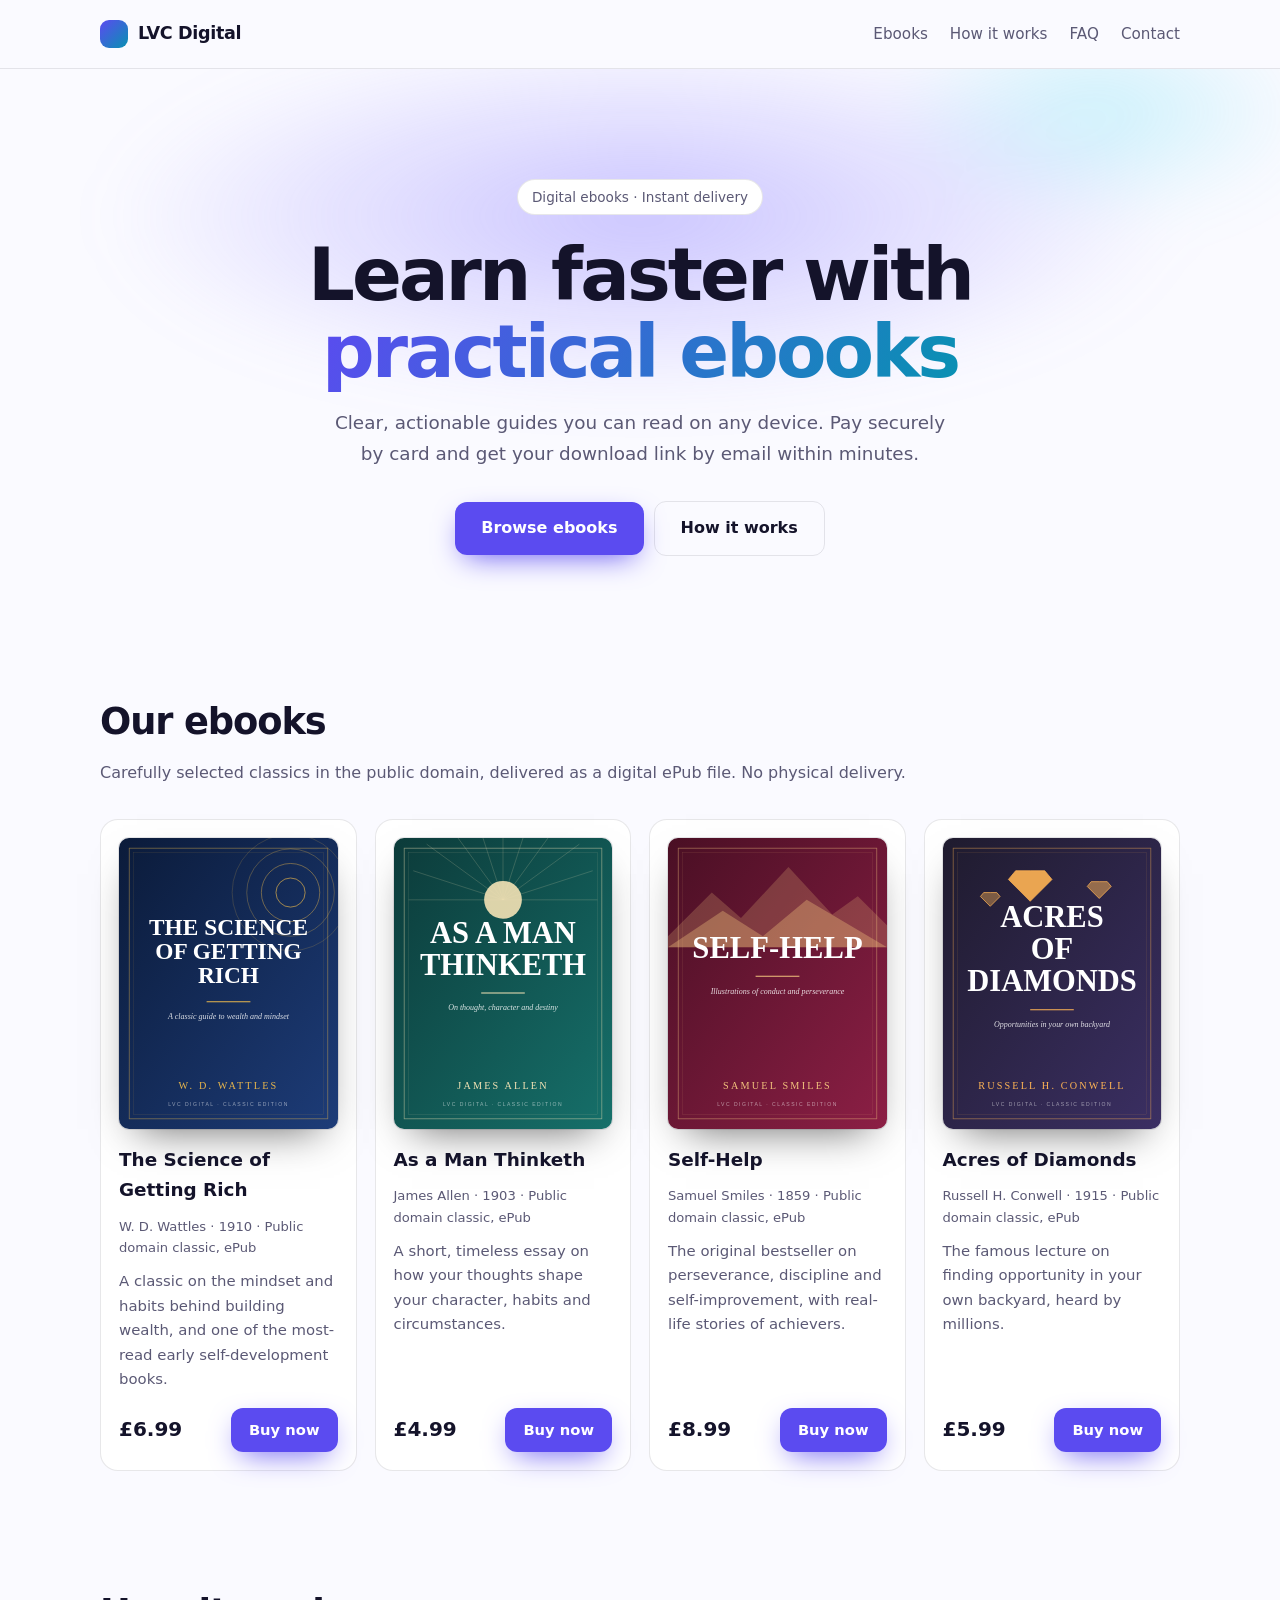
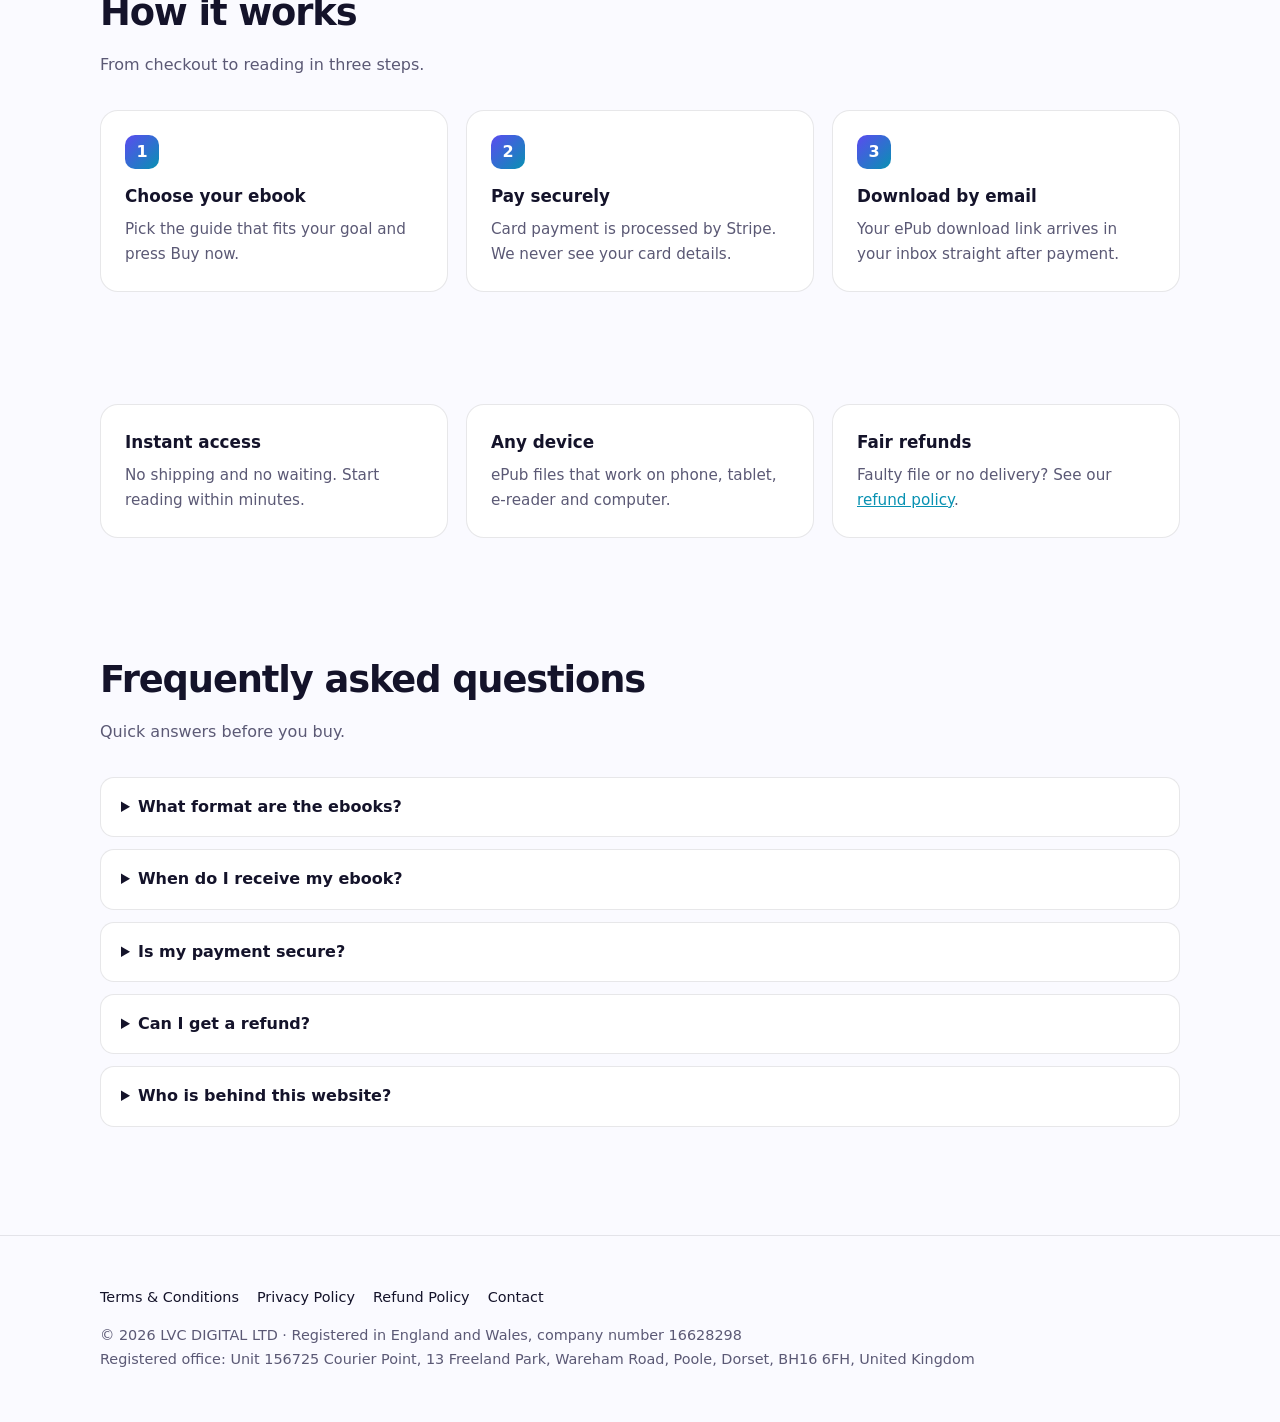
<file: index.html>
<!doctype html>
<html lang="en">
<head>
<meta charset="utf-8">
<meta name="viewport" content="width=device-width,initial-scale=1">
<title>LVC Digital – Digital Ebooks</title>
<meta name="description" content="Practical digital ebooks from LVC DIGITAL LTD. Secure card payment, instant download link by email.">
<meta property="og:title" content="LVC Digital – Digital Ebooks">
<meta property="og:description" content="Practical digital ebooks, delivered instantly by email.">
<link rel="icon" href="favicon.svg" type="image/svg+xml">
<link rel="stylesheet" href="style.css?v=4">
</head>
<body>
<header class="site"><div class="wrap">
  <a class="logo" href="index.html"><i></i>LVC Digital</a>
  <nav><a href="#ebooks">Ebooks</a><a href="#how">How it works</a><a href="#faq">FAQ</a><a href="contact.html">Contact</a></nav>
</div></header>

<main>
  <section class="hero"><div class="wrap">
    <span class="pill">Digital ebooks · Instant delivery</span>
    <h1>Learn faster with <span>practical ebooks</span></h1>
    <p class="lead">Clear, actionable guides you can read on any device. Pay securely by card and get your download link by email within minutes.</p>
    <a class="btn" href="#ebooks">Browse ebooks</a><a class="btn ghost" href="#how">How it works</a>
  </div></section>

  <section id="ebooks"><div class="wrap">
    <h2 class="title">Our ebooks</h2>
    <p class="sub">Carefully selected classics in the public domain, delivered as a digital ePub file. No physical delivery.</p>
    <div class="grid">
      <article class="card">
        <img class="cover-img" src="covers/science-of-getting-rich.svg" alt="Cover of The Science of Getting Rich" width="600" height="800" loading="lazy">
        <h3>The Science of Getting Rich</h3>
        <small class="by">W. D. Wattles · 1910 · Public domain classic, ePub</small>
        <p>A classic on the mindset and habits behind building wealth, and one of the most-read early self-development books.</p>
        <div class="row"><span class="price">£6.99</span><a class="btn" href="https://buy.stripe.com/3cI14n2LP23g0SPdcBfUQ00" rel="noopener">Buy now</a></div>
      </article>
      <article class="card">
        <img class="cover-img" src="covers/as-a-man-thinketh.svg" alt="Cover of As a Man Thinketh" width="600" height="800" loading="lazy">
        <h3>As a Man Thinketh</h3>
        <small class="by">James Allen · 1903 · Public domain classic, ePub</small>
        <p>A short, timeless essay on how your thoughts shape your character, habits and circumstances.</p>
        <div class="row"><span class="price">£4.99</span><a class="btn" href="https://buy.stripe.com/dRm5kD7250Zcatp3C1fUQ01" rel="noopener">Buy now</a></div>
      </article>
      <article class="card">
        <img class="cover-img" src="covers/self-help.svg" alt="Cover of Self-Help" width="600" height="800" loading="lazy">
        <h3>Self-Help</h3>
        <small class="by">Samuel Smiles · 1859 · Public domain classic, ePub</small>
        <p>The original bestseller on perseverance, discipline and self-improvement, with real-life stories of achievers.</p>
        <div class="row"><span class="price">£8.99</span><a class="btn" href="https://buy.stripe.com/00w7sLfyB23gfNJc8xfUQ02" rel="noopener">Buy now</a></div>
      </article>
      <article class="card">
        <img class="cover-img" src="covers/acres-of-diamonds.svg" alt="Cover of Acres of Diamonds" width="600" height="800" loading="lazy">
        <h3>Acres of Diamonds</h3>
        <small class="by">Russell H. Conwell · 1915 · Public domain classic, ePub</small>
        <p>The famous lecture on finding opportunity in your own backyard, heard by millions.</p>
        <div class="row"><span class="price">£5.99</span><a class="btn" href="https://buy.stripe.com/00w7sL0DH5fs5955K9fUQ03" rel="noopener">Buy now</a></div>
      </article>
    </div>
  </div></section>

  <section id="how"><div class="wrap">
    <h2 class="title">How it works</h2>
    <p class="sub">From checkout to reading in three steps.</p>
    <div class="steps">
      <div class="box"><div class="num">1</div><b>Choose your ebook</b><p>Pick the guide that fits your goal and press Buy now.</p></div>
      <div class="box"><div class="num">2</div><b>Pay securely</b><p>Card payment is processed by Stripe. We never see your card details.</p></div>
      <div class="box"><div class="num">3</div><b>Download by email</b><p>Your ePub download link arrives in your inbox straight after payment.</p></div>
    </div>
  </div></section>

  <section><div class="wrap">
    <div class="feats">
      <div class="box"><b>Instant access</b><p>No shipping and no waiting. Start reading within minutes.</p></div>
      <div class="box"><b>Any device</b><p>ePub files that work on phone, tablet, e-reader and computer.</p></div>
      <div class="box"><b>Fair refunds</b><p>Faulty file or no delivery? See our <a href="refunds.html">refund policy</a>.</p></div>
    </div>
  </div></section>

  <section id="faq"><div class="wrap">
    <h2 class="title">Frequently asked questions</h2>
    <p class="sub">Quick answers before you buy.</p>
    <details><summary>What format are the ebooks?</summary><p>ePub, readable on phones, tablets, e-readers and in free reading apps. Our current titles are public domain classics.</p></details>
    <details><summary>When do I receive my ebook?</summary><p>A download link is emailed to you right after payment is confirmed, normally within minutes. Check your spam folder if you do not see it.</p></details>
    <details><summary>Is my payment secure?</summary><p>Yes. Payments are processed by Stripe. Your card details are never stored on this website.</p></details>
    <details><summary>Can I get a refund?</summary><p>Because ebooks are delivered instantly, refunds are offered for faulty files, non-delivery or duplicate charges. Read the full <a href="refunds.html">Refund Policy</a>.</p></details>
    <details><summary>Who is behind this website?</summary><p>LVC DIGITAL LTD, a company registered in England and Wales (no. 16628298). Details are on the <a href="contact.html">contact page</a>.</p></details>
  </div></section>
</main>

<footer class="site"><div class="wrap">
  <p><a href="terms.html">Terms &amp; Conditions</a><a href="privacy.html">Privacy Policy</a><a href="refunds.html">Refund Policy</a><a href="contact.html">Contact</a></p>
  <p>© 2026 LVC DIGITAL LTD · Registered in England and Wales, company number 16628298<br>
  Registered office: Unit 156725 Courier Point, 13 Freeland Park, Wareham Road, Poole, Dorset, BH16 6FH, United Kingdom</p>
</div></footer>
</body>
</html>
</file>
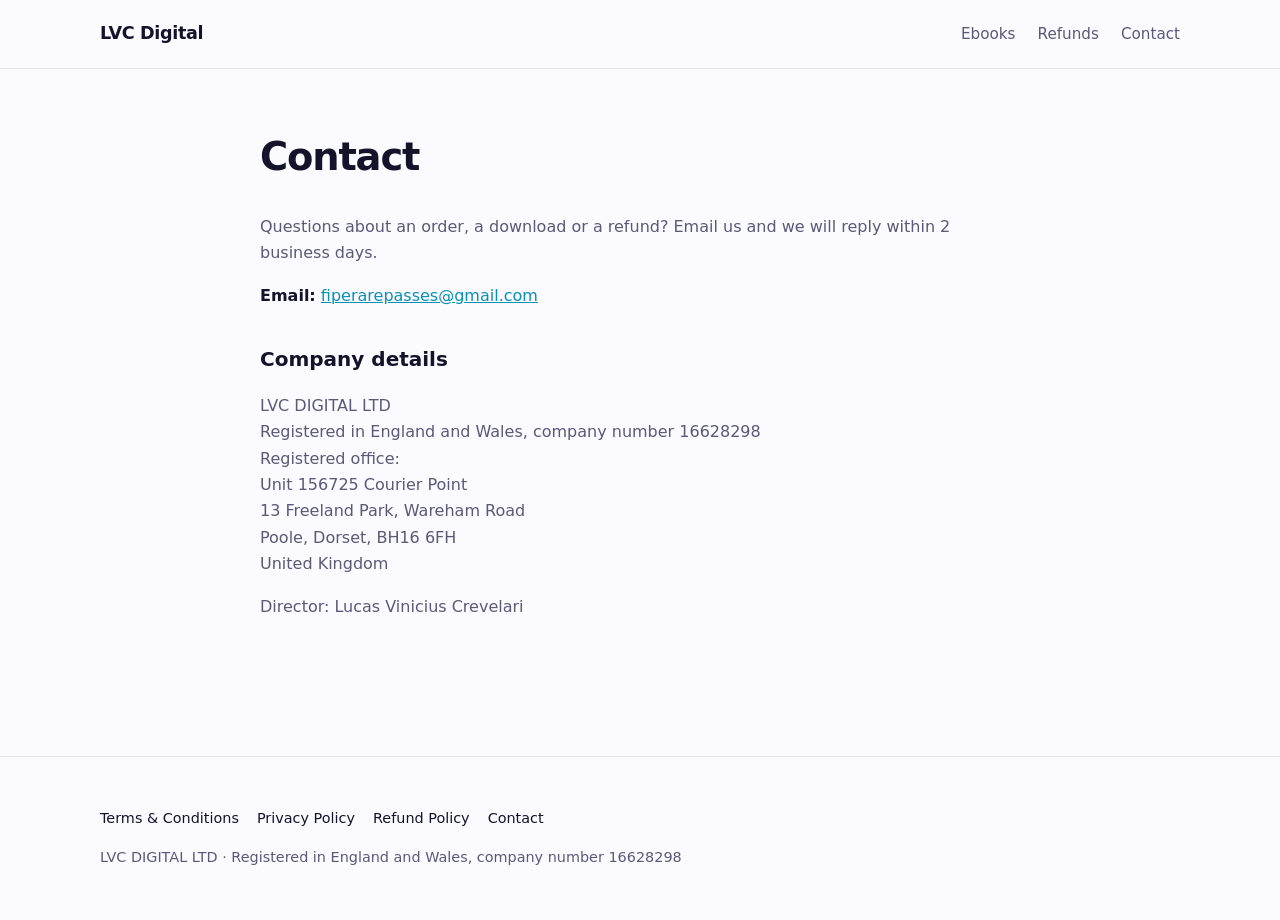
<file: contact.html>
<!doctype html>
<html lang="en">
<head>
<meta charset="utf-8">
<meta name="viewport" content="width=device-width,initial-scale=1">
<title>Contact – LVC Digital</title>
<link rel="stylesheet" href="style.css?v=4">
</head>
<body>
<header class="site"><div class="wrap">
  <a class="logo" href="index.html">LVC Digital</a>
  <nav><a href="index.html#ebooks">Ebooks</a><a href="refunds.html">Refunds</a><a href="contact.html">Contact</a></nav>
</div></header>
<main class="wrap doc">
<h1>Contact</h1>
<p>Questions about an order, a download or a refund? Email us and we will reply within 2 business days.</p>
<p><strong>Email:</strong> <a href="mailto:fiperarepasses@gmail.com">fiperarepasses@gmail.com</a></p>

<h2>Company details</h2>
<p>LVC DIGITAL LTD<br>
Registered in England and Wales, company number 16628298<br>
Registered office:<br>
Unit 156725 Courier Point<br>
13 Freeland Park, Wareham Road<br>
Poole, Dorset, BH16 6FH<br>
United Kingdom</p>
<p>Director: Lucas Vinicius Crevelari</p>
</main>
<footer class="site"><div class="wrap">
  <p><a href="terms.html">Terms &amp; Conditions</a><a href="privacy.html">Privacy Policy</a><a href="refunds.html">Refund Policy</a><a href="contact.html">Contact</a></p>
  <p>LVC DIGITAL LTD · Registered in England and Wales, company number 16628298</p>
</div></footer>
</body>
</html>
</file>
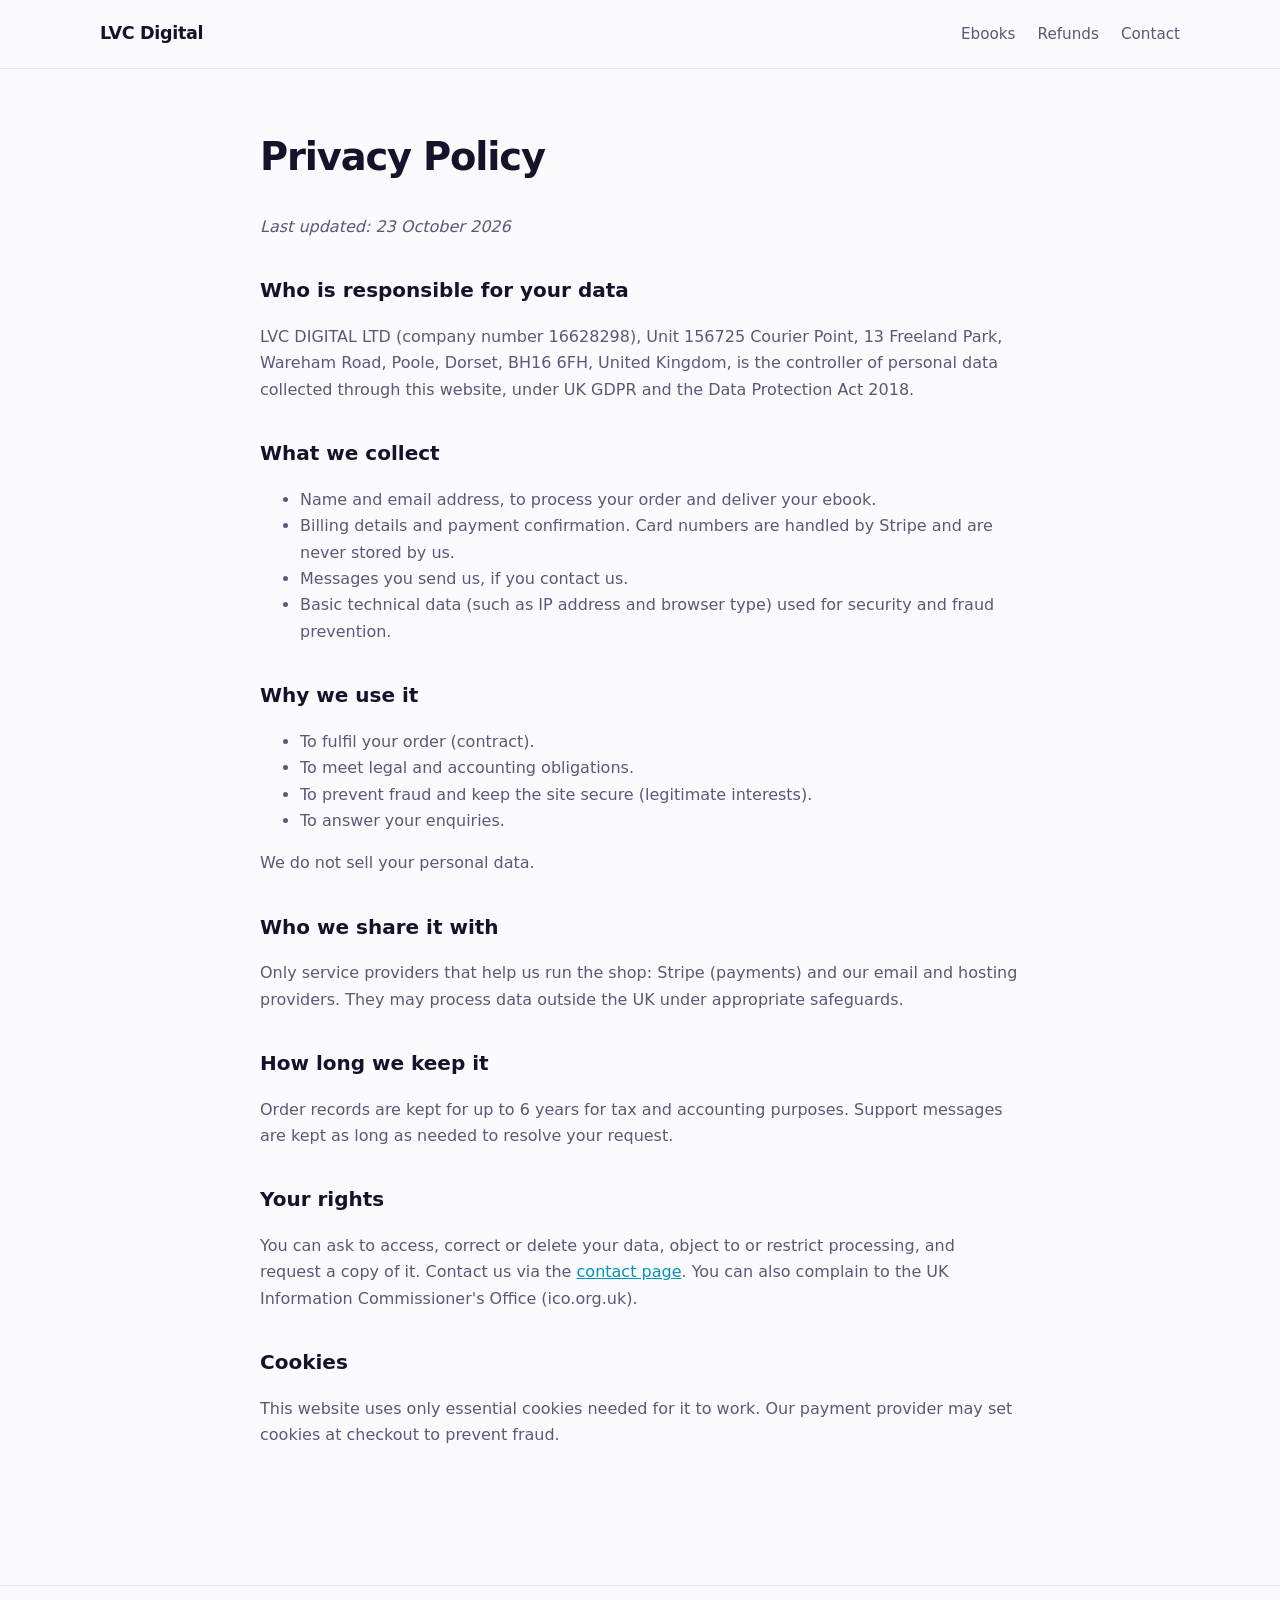
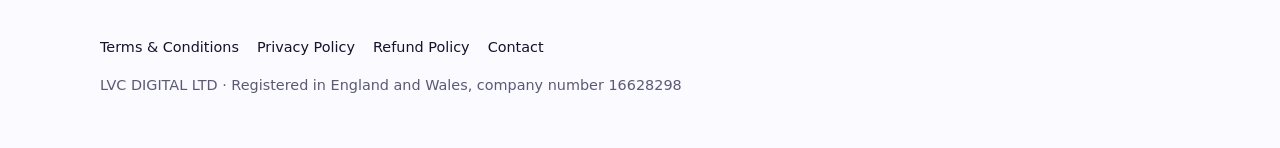
<file: privacy.html>
<!doctype html>
<html lang="en">
<head>
<meta charset="utf-8">
<meta name="viewport" content="width=device-width,initial-scale=1">
<title>Privacy Policy – LVC Digital</title>
<link rel="stylesheet" href="style.css?v=4">
</head>
<body>
<header class="site"><div class="wrap">
  <a class="logo" href="index.html">LVC Digital</a>
  <nav><a href="index.html#ebooks">Ebooks</a><a href="refunds.html">Refunds</a><a href="contact.html">Contact</a></nav>
</div></header>
<main class="wrap doc">
<h1>Privacy Policy</h1>
<p><em>Last updated: 23 October 2026</em></p>

<h2>Who is responsible for your data</h2>
<p>LVC DIGITAL LTD (company number 16628298), Unit 156725 Courier Point, 13 Freeland Park, Wareham Road, Poole, Dorset, BH16 6FH, United Kingdom, is the controller of personal data collected through this website, under UK GDPR and the Data Protection Act 2018.</p>

<h2>What we collect</h2>
<ul>
<li>Name and email address, to process your order and deliver your ebook.</li>
<li>Billing details and payment confirmation. Card numbers are handled by Stripe and are never stored by us.</li>
<li>Messages you send us, if you contact us.</li>
<li>Basic technical data (such as IP address and browser type) used for security and fraud prevention.</li>
</ul>

<h2>Why we use it</h2>
<ul>
<li>To fulfil your order (contract).</li>
<li>To meet legal and accounting obligations.</li>
<li>To prevent fraud and keep the site secure (legitimate interests).</li>
<li>To answer your enquiries.</li>
</ul>
<p>We do not sell your personal data.</p>

<h2>Who we share it with</h2>
<p>Only service providers that help us run the shop: Stripe (payments) and our email and hosting providers. They may process data outside the UK under appropriate safeguards.</p>

<h2>How long we keep it</h2>
<p>Order records are kept for up to 6 years for tax and accounting purposes. Support messages are kept as long as needed to resolve your request.</p>

<h2>Your rights</h2>
<p>You can ask to access, correct or delete your data, object to or restrict processing, and request a copy of it. Contact us via the <a href="contact.html">contact page</a>. You can also complain to the UK Information Commissioner's Office (ico.org.uk).</p>

<h2>Cookies</h2>
<p>This website uses only essential cookies needed for it to work. Our payment provider may set cookies at checkout to prevent fraud.</p>
</main>
<footer class="site"><div class="wrap">
  <p><a href="terms.html">Terms &amp; Conditions</a><a href="privacy.html">Privacy Policy</a><a href="refunds.html">Refund Policy</a><a href="contact.html">Contact</a></p>
  <p>LVC DIGITAL LTD · Registered in England and Wales, company number 16628298</p>
</div></footer>
</body>
</html>
</file>
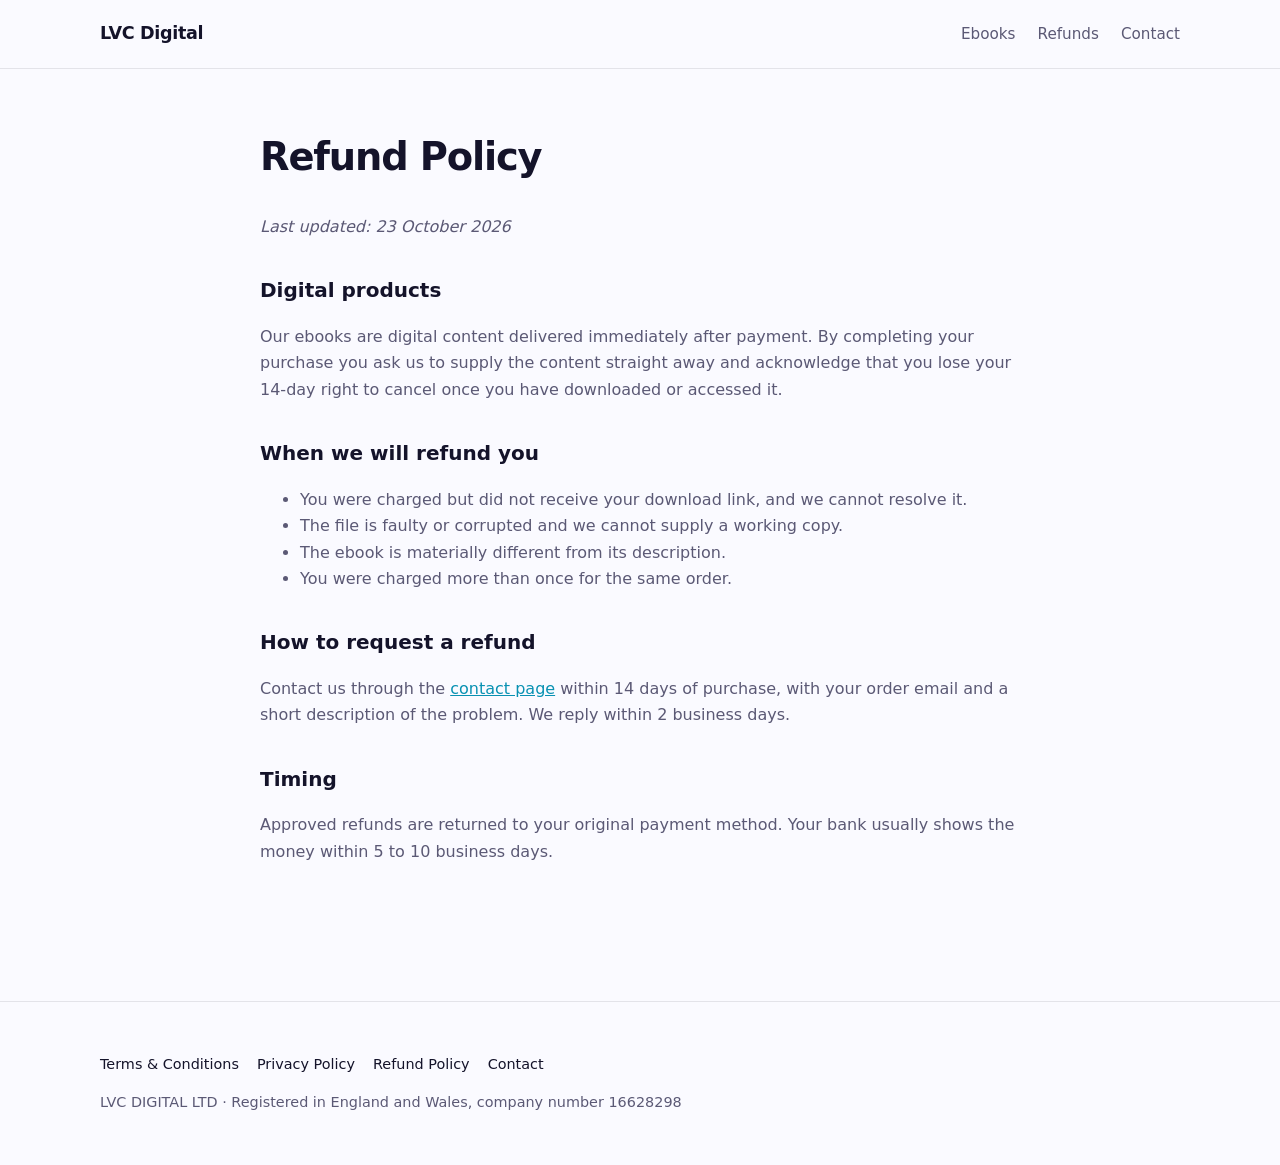
<file: refunds.html>
<!doctype html>
<html lang="en">
<head>
<meta charset="utf-8">
<meta name="viewport" content="width=device-width,initial-scale=1">
<title>Refund Policy – LVC Digital</title>
<link rel="stylesheet" href="style.css?v=4">
</head>
<body>
<header class="site"><div class="wrap">
  <a class="logo" href="index.html">LVC Digital</a>
  <nav><a href="index.html#ebooks">Ebooks</a><a href="refunds.html">Refunds</a><a href="contact.html">Contact</a></nav>
</div></header>
<main class="wrap doc">
<h1>Refund Policy</h1>
<p><em>Last updated: 23 October 2026</em></p>

<h2>Digital products</h2>
<p>Our ebooks are digital content delivered immediately after payment. By completing your purchase you ask us to supply the content straight away and acknowledge that you lose your 14-day right to cancel once you have downloaded or accessed it.</p>

<h2>When we will refund you</h2>
<ul>
<li>You were charged but did not receive your download link, and we cannot resolve it.</li>
<li>The file is faulty or corrupted and we cannot supply a working copy.</li>
<li>The ebook is materially different from its description.</li>
<li>You were charged more than once for the same order.</li>
</ul>

<h2>How to request a refund</h2>
<p>Contact us through the <a href="contact.html">contact page</a> within 14 days of purchase, with your order email and a short description of the problem. We reply within 2 business days.</p>

<h2>Timing</h2>
<p>Approved refunds are returned to your original payment method. Your bank usually shows the money within 5 to 10 business days.</p>
</main>
<footer class="site"><div class="wrap">
  <p><a href="terms.html">Terms &amp; Conditions</a><a href="privacy.html">Privacy Policy</a><a href="refunds.html">Refund Policy</a><a href="contact.html">Contact</a></p>
  <p>LVC DIGITAL LTD · Registered in England and Wales, company number 16628298</p>
</div></footer>
</body>
</html>
</file>
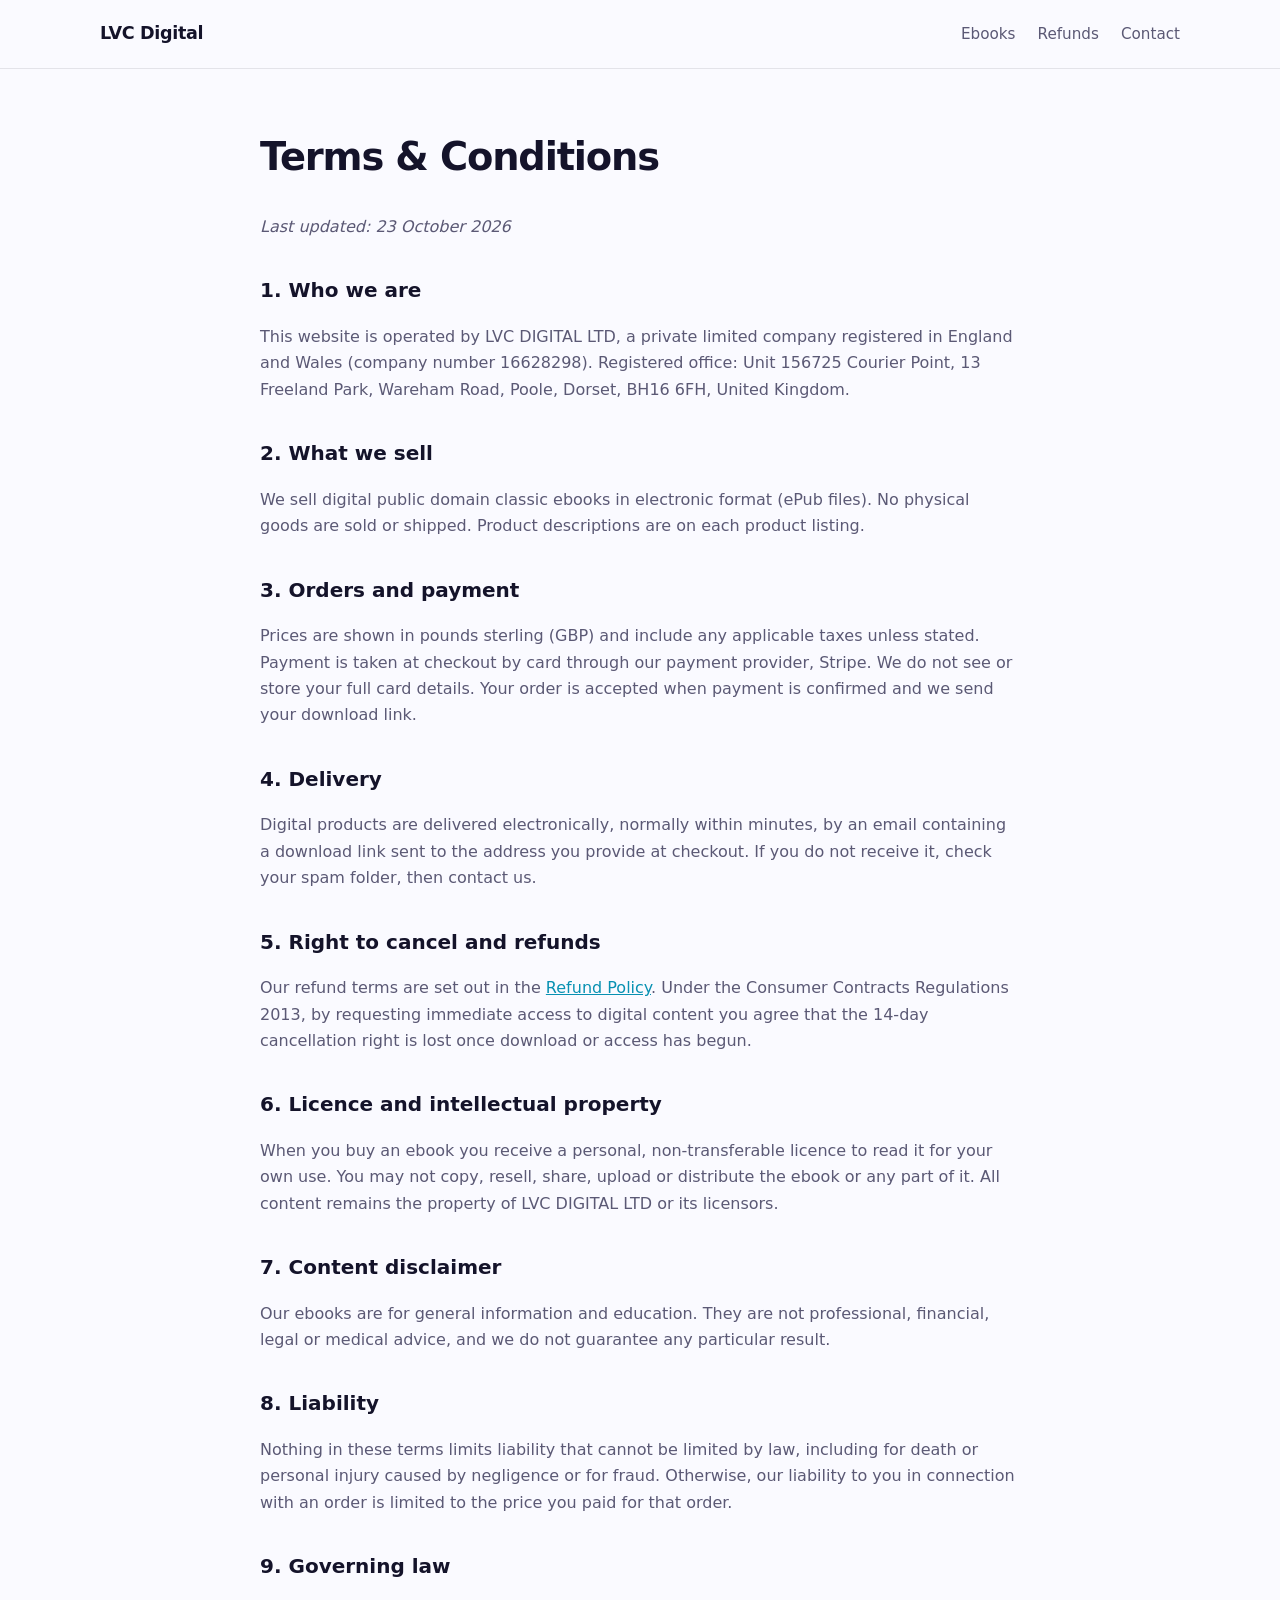
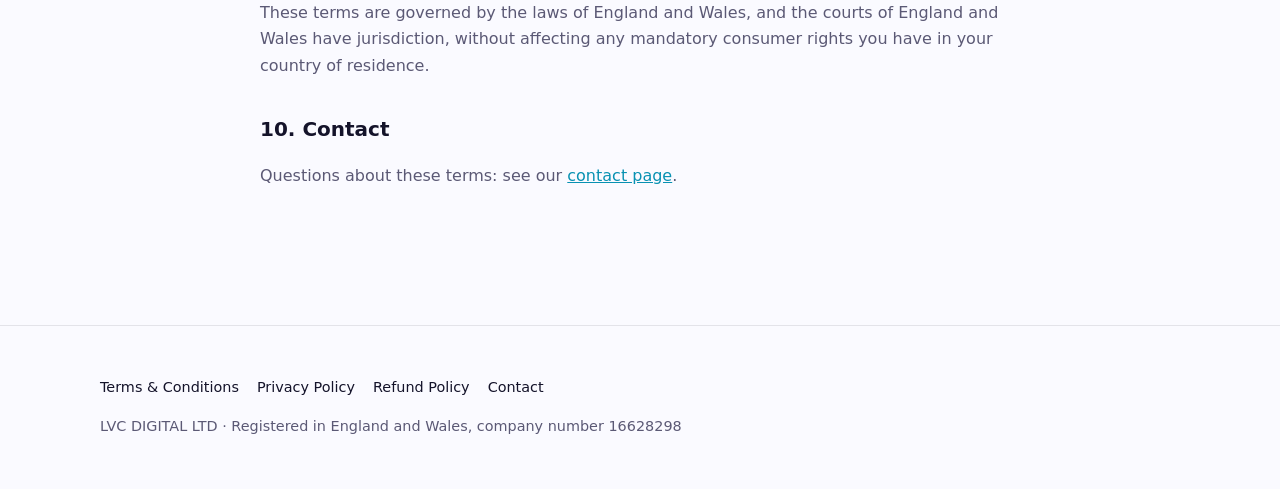
<file: terms.html>
<!doctype html>
<html lang="en">
<head>
<meta charset="utf-8">
<meta name="viewport" content="width=device-width,initial-scale=1">
<title>Terms &amp; Conditions – LVC Digital</title>
<link rel="stylesheet" href="style.css?v=4">
</head>
<body>
<header class="site"><div class="wrap">
  <a class="logo" href="index.html">LVC Digital</a>
  <nav><a href="index.html#ebooks">Ebooks</a><a href="refunds.html">Refunds</a><a href="contact.html">Contact</a></nav>
</div></header>
<main class="wrap doc">
<h1>Terms &amp; Conditions</h1>
<p><em>Last updated: 23 October 2026</em></p>

<h2>1. Who we are</h2>
<p>This website is operated by LVC DIGITAL LTD, a private limited company registered in England and Wales (company number 16628298). Registered office: Unit 156725 Courier Point, 13 Freeland Park, Wareham Road, Poole, Dorset, BH16 6FH, United Kingdom.</p>

<h2>2. What we sell</h2>
<p>We sell digital public domain classic ebooks in electronic format (ePub files). No physical goods are sold or shipped. Product descriptions are on each product listing.</p>

<h2>3. Orders and payment</h2>
<p>Prices are shown in pounds sterling (GBP) and include any applicable taxes unless stated. Payment is taken at checkout by card through our payment provider, Stripe. We do not see or store your full card details. Your order is accepted when payment is confirmed and we send your download link.</p>

<h2>4. Delivery</h2>
<p>Digital products are delivered electronically, normally within minutes, by an email containing a download link sent to the address you provide at checkout. If you do not receive it, check your spam folder, then contact us.</p>

<h2>5. Right to cancel and refunds</h2>
<p>Our refund terms are set out in the <a href="refunds.html">Refund Policy</a>. Under the Consumer Contracts Regulations 2013, by requesting immediate access to digital content you agree that the 14-day cancellation right is lost once download or access has begun.</p>

<h2>6. Licence and intellectual property</h2>
<p>When you buy an ebook you receive a personal, non-transferable licence to read it for your own use. You may not copy, resell, share, upload or distribute the ebook or any part of it. All content remains the property of LVC DIGITAL LTD or its licensors.</p>

<h2>7. Content disclaimer</h2>
<p>Our ebooks are for general information and education. They are not professional, financial, legal or medical advice, and we do not guarantee any particular result.</p>

<h2>8. Liability</h2>
<p>Nothing in these terms limits liability that cannot be limited by law, including for death or personal injury caused by negligence or for fraud. Otherwise, our liability to you in connection with an order is limited to the price you paid for that order.</p>

<h2>9. Governing law</h2>
<p>These terms are governed by the laws of England and Wales, and the courts of England and Wales have jurisdiction, without affecting any mandatory consumer rights you have in your country of residence.</p>

<h2>10. Contact</h2>
<p>Questions about these terms: see our <a href="contact.html">contact page</a>.</p>
</main>
<footer class="site"><div class="wrap">
  <p><a href="terms.html">Terms &amp; Conditions</a><a href="privacy.html">Privacy Policy</a><a href="refunds.html">Refund Policy</a><a href="contact.html">Contact</a></p>
  <p>LVC DIGITAL LTD · Registered in England and Wales, company number 16628298</p>
</div></footer>
</body>
</html>
</file>
<file: style.css>
:root{
  --bg:#07070d;--bg2:#0e0e1a;--ink:#f4f3fb;--muted:#a3a1b8;--line:rgba(255,255,255,.09);
  --card:rgba(255,255,255,.04);--brand:#7c6cff;--brand2:#22d3ee;--radius:18px;
}
@media (prefers-color-scheme:light){
  :root{--bg:#fafaff;--bg2:#f0efff;--ink:#14132a;--muted:#5b5975;--line:rgba(20,19,42,.1);--card:#fff;--brand:#5b4bf0;--brand2:#0891b2}
}
*{box-sizing:border-box}
html{scroll-behavior:smooth}
body{margin:0;font:16px/1.65 ui-sans-serif,system-ui,-apple-system,"Segoe UI",Roboto,Helvetica,Arial,sans-serif;background:var(--bg);color:var(--ink);-webkit-font-smoothing:antialiased}
a{color:var(--brand2)}
.wrap{max-width:1120px;margin:0 auto;padding:0 20px}

/* header */
header.site{position:sticky;top:0;z-index:10;backdrop-filter:blur(14px);background:color-mix(in srgb,var(--bg) 72%,transparent);border-bottom:1px solid var(--line)}
header.site .wrap{display:flex;align-items:center;justify-content:space-between;height:68px}
.logo{display:flex;align-items:center;gap:10px;font-weight:800;letter-spacing:-.02em;font-size:1.1rem;color:var(--ink);text-decoration:none}
.logo i{width:28px;height:28px;border-radius:9px;background:linear-gradient(135deg,var(--brand),var(--brand2));display:block}
nav a{margin-left:22px;text-decoration:none;color:var(--muted);font-size:.95rem;transition:color .2s}
nav a:hover{color:var(--ink)}

/* hero */
.hero{position:relative;padding:110px 0 80px;text-align:center;overflow:hidden}
.hero::before{content:"";position:absolute;inset:-20% -10% auto;height:520px;background:radial-gradient(closest-side,rgba(124,108,255,.38),transparent 70%),radial-gradient(closest-side at 80% 30%,rgba(34,211,238,.22),transparent 70%);filter:blur(30px);z-index:-1}
.pill{display:inline-block;padding:6px 14px;border:1px solid var(--line);border-radius:999px;color:var(--muted);font-size:.85rem;background:var(--card)}
.hero h1{font-size:clamp(2.4rem,6.5vw,4.6rem);line-height:1.04;letter-spacing:-.04em;margin:22px auto 18px;max-width:16ch}
.hero h1 span{background:linear-gradient(120deg,var(--brand),var(--brand2));-webkit-background-clip:text;background-clip:text;color:transparent}
.hero p.lead{color:var(--muted);font-size:1.15rem;max-width:54ch;margin:0 auto 32px}
.btn{display:inline-block;background:linear-gradient(135deg,var(--brand),#5b4bf0);color:#fff;padding:13px 26px;border-radius:12px;text-decoration:none;font-weight:650;box-shadow:0 10px 30px -10px var(--brand);transition:transform .15s,box-shadow .15s}
.btn:hover{transform:translateY(-2px);box-shadow:0 16px 36px -10px var(--brand)}
.btn.ghost{background:transparent;border:1px solid var(--line);box-shadow:none;color:var(--ink);margin-left:10px}

/* sections */
section{padding:56px 0}
h2.title{font-size:clamp(1.6rem,3.4vw,2.3rem);letter-spacing:-.03em;margin:0 0 8px}
.sub{color:var(--muted);margin:0 0 32px}
.steps,.feats{display:grid;grid-template-columns:repeat(auto-fit,minmax(240px,1fr));gap:18px}
.box{background:var(--card);border:1px solid var(--line);border-radius:var(--radius);padding:24px}
.box b{display:block;margin-bottom:6px;font-size:1.05rem}
.box p{margin:0;color:var(--muted);font-size:.95rem}
.num{width:34px;height:34px;border-radius:10px;display:grid;place-items:center;font-weight:800;background:linear-gradient(135deg,var(--brand),var(--brand2));color:#fff;margin-bottom:14px}

/* products */
.grid{display:grid;grid-template-columns:repeat(auto-fill,minmax(205px,1fr));gap:18px}
.card{background:var(--card);border:1px solid var(--line);border-radius:var(--radius);padding:18px;display:flex;flex-direction:column;gap:10px;transition:transform .2s,border-color .2s}
.card:hover{transform:translateY(-4px);border-color:color-mix(in srgb,var(--brand) 55%,transparent)}
.cover{aspect-ratio:4/3;border-radius:12px;display:flex;align-items:flex-end;padding:18px;font-weight:800;font-size:1.3rem;letter-spacing:-.02em;color:#fff;position:relative;overflow:hidden}
.cover::after{content:"";position:absolute;right:-30px;top:-30px;width:130px;height:130px;border-radius:50%;background:rgba(255,255,255,.18)}
.c1{background:linear-gradient(135deg,#6d5dfc,#22d3ee)}
.c2{background:linear-gradient(135deg,#f43f5e,#fb923c)}
.c3{background:linear-gradient(135deg,#10b981,#3b82f6)}
.card h3{margin:6px 0 0;font-size:1.15rem}
.card p{margin:0;color:var(--muted);font-size:.93rem;flex:1}
.row{display:flex;align-items:center;justify-content:space-between;margin-top:6px}
.price{font-weight:800;font-size:1.25rem}
.card .btn{padding:10px 18px;font-size:.92rem}

/* faq */
details{border:1px solid var(--line);border-radius:14px;background:var(--card);padding:16px 20px;margin-bottom:12px}
summary{cursor:pointer;font-weight:650}
details p{color:var(--muted);margin:10px 0 0}

/* docs */
main.doc{padding:56px 0 80px;max-width:760px}
main.doc h1{font-size:2.4rem;letter-spacing:-.03em;margin-top:0}
main.doc h2{margin-top:34px;font-size:1.25rem}
main.doc p,main.doc li{color:var(--muted)}
main.doc strong{color:var(--ink)}

/* footer */
footer.site{border-top:1px solid var(--line);padding:36px 0;color:var(--muted);font-size:.9rem;margin-top:40px}
footer.site a{margin-right:18px;color:var(--ink);text-decoration:none}
footer.site a:hover{color:var(--brand2)}

@media (max-width:640px){nav a{margin-left:14px;font-size:.88rem}.hero{padding:70px 0 50px}.btn.ghost{margin:10px 0 0}}
.c4{background:linear-gradient(135deg,#f59e0b,#ef4444)}
.by{color:var(--muted);font-size:.82rem}
.cover-img{display:block;width:100%;height:auto;aspect-ratio:3/4;border-radius:10px;box-shadow:0 18px 40px -18px rgba(0,0,0,.6),0 0 0 1px var(--line);transition:transform .25s}
.card:hover .cover-img{transform:scale(1.02) rotate(-.4deg)}
</file>
